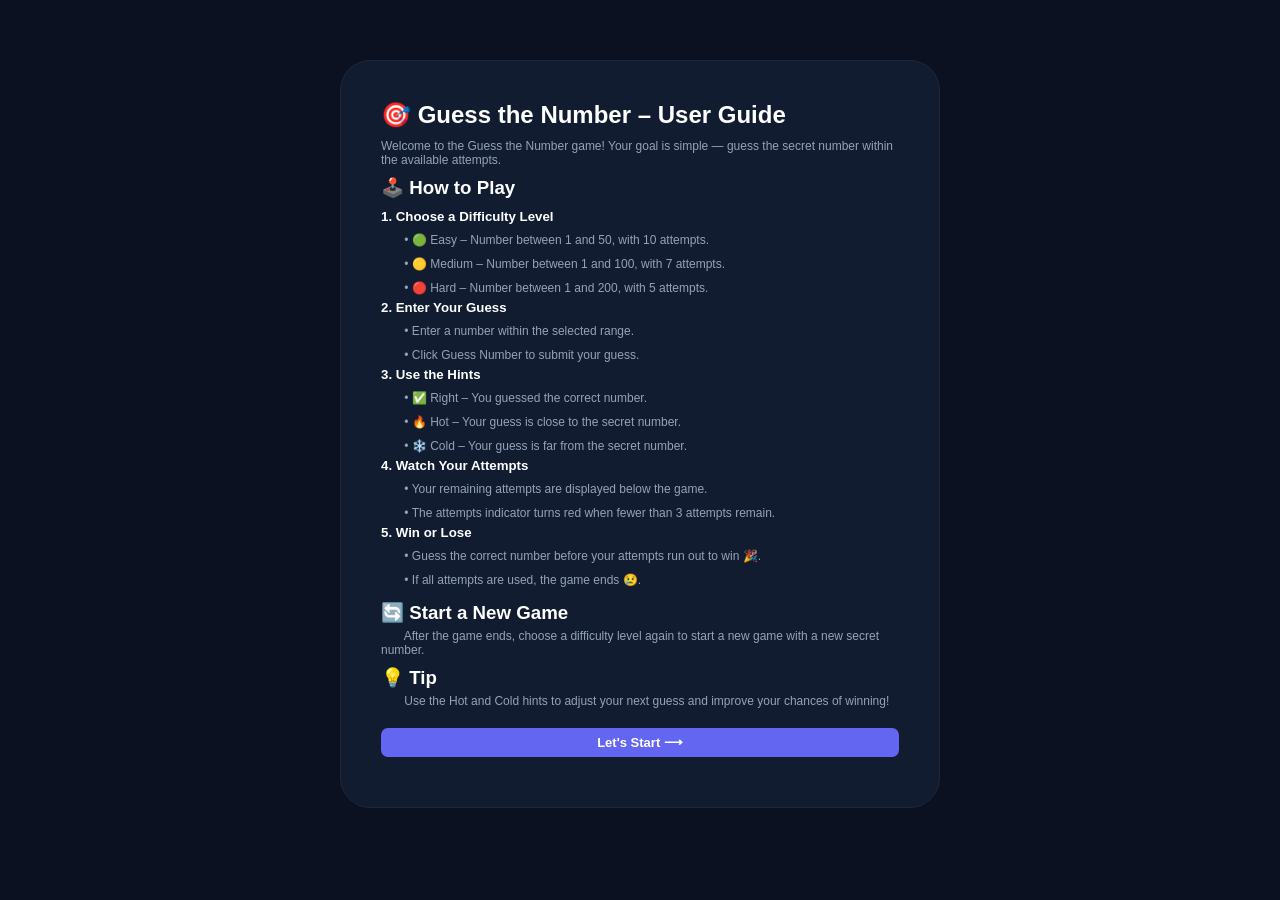
<file: templates/user-guide.html>
<!DOCTYPE html>
<html lang="en">
<head>
    <meta charset="UTF-8">
    <meta name="viewport" content="width=device-width, initial-scale=1.0">
    <title>User Guide of Guess Number</title>
    <style>
        *{
            margin: 0;
            padding: 0;
            box-sizing: border-box;
            color: white;
            font-family: 'Poppins',sans-serif;
        }
        body{
            background-color: #0b1120;
            margin-block: 60px;
            display: grid;
            place-items: center;
        }
        .container{
            background-color: #111c30;
            border: 1px solid hsl(217, 33%, 17%);
            width: 600px;
            height: auto;
            padding: 40px;
            border-radius: 30px;

        }
        p{
            font-size: 12px;
            color: #94a3b8;
        }
        .how-to-play{
            margin-block: 10px;
        }
        .play{
            margin-bottom: 10px;
        }
        .start{
            margin-top: 10px;
        }
        .levels{
            line-height: 24px;
        }
        h5{
            margin-bottom: 4px;
        }
        .start p{
            margin-top: 5px;
        }
        .tips{
            margin-top: 10px;
        }
        .tips p{
            margin-top: 5px;
        }
        .route-guess{
            display: flex;
            align-items: center;
            justify-content: center;
            margin-top: 20px;
            font-size: 13px;
            font-weight: 600;
            background-color: #6366f1;
            padding: 7px;
            border-radius: 7px;

        }
        .t1{
            margin-top: 10px;
        }
    
        a{
            text-decoration: none;
        }
        @media (max-width: 576px){
            .container{
                max-width: 350px;
            }
        }
    </style>
</head>
<body>
    <div class="container">
        <h2>🎯 Guess the Number – User Guide</h2>
        <p class="t1">Welcome to the Guess the Number game! Your goal is simple — guess the secret number within the available attempts.</p>
        <div class="how-to-play">
            <h3 class="play">🕹️ How to Play</h3>
            <h5>1. Choose a Difficulty Level</h5>
            <div class="levels">
                <p class="level">&nbsp;&nbsp;&nbsp;&nbsp;&nbsp;&nbsp;&nbsp;• 🟢 Easy – Number between 1 and 50, with 10 attempts.</p>
                <p class="level">&nbsp;&nbsp;&nbsp;&nbsp;&nbsp;&nbsp;&nbsp;• 🟡 Medium – Number between 1 and 100, with 7 attempts.</p>
                <p class="level">&nbsp;&nbsp;&nbsp;&nbsp;&nbsp;&nbsp;&nbsp;• 🔴 Hard – Number between 1 and 200, with 5 attempts.</p>
            </div>
            <h5>2. Enter Your Guess</h5>
            <div class="levels">
                <p class="level">&nbsp;&nbsp;&nbsp;&nbsp;&nbsp;&nbsp;&nbsp;• Enter a number within the selected range.</p>
                <p class="level">&nbsp;&nbsp;&nbsp;&nbsp;&nbsp;&nbsp;&nbsp;• Click Guess Number to submit your guess.</p>
            </div>
            <h5>3. Use the Hints</h5>
            <div class="levels">
                <p class="level">&nbsp;&nbsp;&nbsp;&nbsp;&nbsp;&nbsp;&nbsp;• ✅ Right – You guessed the correct number.</p>
                <p class="level">&nbsp;&nbsp;&nbsp;&nbsp;&nbsp;&nbsp;&nbsp;• 🔥 Hot – Your guess is close to the secret number.</p>
                <p class="level">&nbsp;&nbsp;&nbsp;&nbsp;&nbsp;&nbsp;&nbsp;• ❄️ Cold – Your guess is far from the secret number.</p>
            </div>
            <h5>4. Watch Your Attempts</h5>
            <div class="levels">
                <p class="level">&nbsp;&nbsp;&nbsp;&nbsp;&nbsp;&nbsp;&nbsp;• Your remaining attempts are displayed below the game.</p>
                <p class="level">&nbsp;&nbsp;&nbsp;&nbsp;&nbsp;&nbsp;&nbsp;• The attempts indicator turns red when fewer than 3 attempts remain.</p>
            </div>
            <h5>5. Win or Lose</h5>
            <div class="levels">
                <p class="level">&nbsp;&nbsp;&nbsp;&nbsp;&nbsp;&nbsp;&nbsp;• Guess the correct number before your attempts run out to win 🎉.</p>
                <p class="level">&nbsp;&nbsp;&nbsp;&nbsp;&nbsp;&nbsp;&nbsp;• If all attempts are used, the game ends 😢.</p>
            </div>
            <div class="start">
                <h3>🔄 Start a New Game</h3>
                <p>&nbsp;&nbsp;&nbsp;&nbsp;&nbsp;&nbsp;&nbsp;After the game ends, choose a difficulty level again to start a new game with a new secret number.</p>
            </div>
            <div class="tips">
                <h3>💡 Tip</h3>
                <p>&nbsp;&nbsp;&nbsp;&nbsp;&nbsp;&nbsp;&nbsp;Use the Hot and Cold hints to adjust your next guess and improve your chances of winning!</p>
            </div>
            <a href="{{ url_for('index') }}" class="route-guess">Let's Start ⟶</a>
        </div>
    </div>
</body>
</html>
</file>
